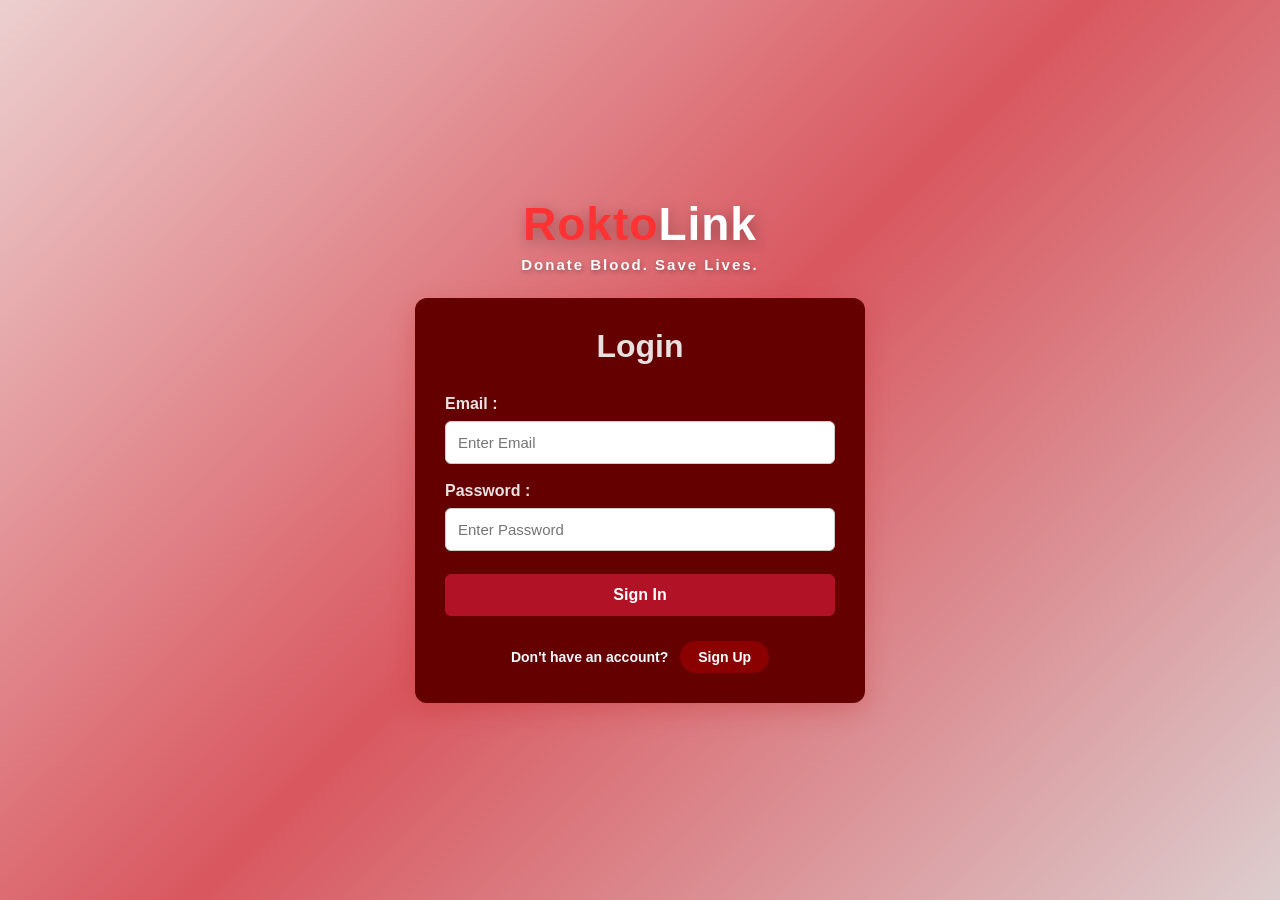
<file: Html/index.html>
<!DOCTYPE html>
<html lang="en">

<head>
    <meta charset="UTF-8">
    <meta name="viewport" content="width=device-width, initial-scale=1.0">
    <link rel="stylesheet" href="../Css/style.css">
    <title>Rokto Link - Blood Donation</title>
</head>

<!-- Added 'login-page' class to safely center only this page -->
<body class="login-page">

    <!-- RoktoLink Branding -->
    <div class="brand-header">
        <h1><span>Rokto</span>Link</h1>
        <p>Donate Blood. Save Lives.</p>
    </div>

    <div class="container" id="signupForm" style="display: none;">
        <h1>Register</h1>
        <form action="../php/auth.php" method="POST">
            <input type="hidden" name="action" value="register">

            <label>First Name</label>
            <input type="text" id="signupName" name="name" placeholder="Enter Name" required>
            <small id="nameError"></small>

            <label>Email :</label>
            <input type="email" id="signupEmail" name="email" placeholder="Enter Email" required>
            <small id="emailError"></small>

            <label>NID :</label>
            <input type="number" id="nid" name="nid" placeholder="Enter NID Number (10 digits)" min="1000000000" max="9999999999" required>
            <small id="nidError"></small>

            <label>Password :</label>
            <input type="password" id="signupPass" name="password" placeholder="Enter Password" required>
            <small id="passError"></small>

            <input type="submit" value="Sign Up" id="registerButton">

            <div class="switch">
                <span style="color: aliceblue;">Already have an account?</span>
                <input type="button" value="Login" id="signIn">
            </div>
        </form>
    </div>

    <div class="container" id="signinForm">
        <h1>Login</h1>
        <form action="../php/auth.php" method="POST">
            <input type="hidden" name="action" value="login">

            <label>Email :</label>
            <input type="email" id="signinEmail" name="email" placeholder="Enter Email" required>
            <small id="inputName"></small>

            <label>Password :</label>
            <input type="password" id="signinPass" name="password" placeholder="Enter Password" required>
            <small id="inputPass"></small>

            <input type="submit" value="Sign In" id="Login_button">

            <div class="switch">
                <span style="color: aliceblue;">Don't have an account?</span>
                <input type="button" value="Sign Up" id="signUP">
            </div>
        </form>
    </div>

    <script src="../javascript/script.js"></script>
</body>

</html>
</file>
<file: Css/style.css>
/* =====================================
   BASIC STYLE
===================================== */

* {
    margin: 0;
    padding: 0;
    box-sizing: border-box;
}

body {
    margin: 0;
    min-height: 100vh;
    padding-top: 1px;

    font-family: Arial, sans-serif;

    /* DONOR DEFAULT BACKGROUND */
    background: linear-gradient(135deg,
            #eccfcf,
            #d9575f,
            #ddcdce);
}


/* =====================================
   LOGIN AND SIGN-UP CONTAINER
===================================== */

.container {
    width: 450px;
    padding: 30px;
    background: #650000;
    border-radius: 12px;
    box-shadow: 0 8px 25px rgba(192, 28, 28, 0.25);
    margin: 0; 
}

body.login-page {
    display: flex;
    flex-direction: column;
    align-items: center;
    justify-content: center;
    padding: 20px;
}

.brand-header {
    text-align: center;
    margin-bottom: 25px;
}

.brand-header h1 {
    font-size: 46px;
    font-weight: 900;
    margin: 0;
    letter-spacing: 1px;
    color: #ffffff;
    text-shadow: 2px 4px 15px rgba(0, 0, 0, 0.3);
}

.brand-header h1 span {
    color: #ff3333;
}

.brand-header p {
    color: #f8f9fa;
    font-size: 15px;
    margin-top: 5px;
    letter-spacing: 2px;
    font-weight: bold;
    text-shadow: 1px 2px 5px rgba(0, 0, 0, 0.3);
}


.container h1 {
    margin-bottom: 30px;

    color: #e8dfdf;

    text-align: center;
}


.container label {
    display: block;

    margin-bottom: 8px;

    color: #e8e2e2;

    font-weight: bold;
}


.container small {
    display: block;

    width: 200px;

    margin: auto;

    color: #fefffa;

    font-weight: bolder;

    text-align: center;
}


/* =====================================
   LOGIN AND SIGN-UP INPUTS
===================================== */

.container input[type="text"],
.container input[type="email"],
.container input[type="password"],
.container input[type="number"] {

    width: 100%;

    margin-bottom: 18px;

    padding: 12px;

    border: 1px solid #cccccc;

    border-radius: 6px;

    font-size: 15px;

    transition: 0.2s;
}


.container input[type="text"]:focus,
.container input[type="email"]:focus,
.container input[type="password"]:focus,
.container input[type="number"]:focus {

    outline: none;

    border-color: #c1121f;

    box-shadow:
        0 0 5px rgba(193, 18, 31, 0.3);
}


.container input[type="text"]:hover,
.container input[type="email"]:hover,
.container input[type="password"]:hover,
.container input[type="number"]:hover {

    border-color: #c1121f;

    transform: scaleY(1.03);
}


/* =====================================
   REMOVE NUMBER INPUT SPINNER ARROWS
===================================== */

.container input[type="number"]::-webkit-outer-spin-button,
.container input[type="number"]::-webkit-inner-spin-button {

    -webkit-appearance: none;

    margin: 0;
}


.container input[type="number"] {
    -moz-appearance: textfield;
    appearance: textfield;
}


/* =====================================
   LOGIN AND SIGN-UP SUBMIT BUTTON
===================================== */

.container input[type="submit"] {

    width: 100%;

    margin-top: 5px;

    padding: 12px;

    color: white;

    background: #b11226;

    border: none;

    border-radius: 6px;

    font-size: 16px;

    font-weight: bold;

    cursor: pointer;

    transition: 0.2s;
}


.container input[type="submit"]:hover {

    background: #8b0000;

    transform: scale(1.02);
}


/* =====================================
   LOGIN AND SIGN-UP SWITCH
===================================== */

.switch {

    margin-top: 25px;

    color: #333333;

    font-size: 14px;

    text-align: center;
}


.switch span {

    margin-right: 8px;

    font-weight: bold;
}


#signUP,
#signIn {

    width: auto;

    height: auto;

    margin: 0;

    padding: 8px 18px;

    color: white;

    background-color: #8b0000;

    border: none;

    border-radius: 20px;

    font-size: 14px;

    font-weight: bold;

    cursor: pointer;

    transition: 0.2s;
}


#signUP:hover,
#signIn:hover {

    background-color: #b11226;

    transform: scale(1.05);
}


/* =====================================
   MODE SWITCHER BUTTON
===================================== */

.mode-switcher {

    margin-bottom: 20px;

    text-align: right;
}


.switch-mode-btn {

    display: inline-block;

    padding: 10px 20px;

    color: #ffffff;

    background-color: #666666;

    border: none;

    border-radius: 6px;

    font-size: 14px;

    font-weight: bold;

    text-decoration: none;

    cursor: pointer;

    transition: 0.3s;
}


.switch-mode-btn:hover {

    background-color: #444444;

    transform: translateY(-2px);
}


/* =====================================
   LOGOUT BUTTON
===================================== */

.logout-btn {

    display: inline-block;

    margin-right: 12px;

    padding: 10px 20px;

    color: #ffffff;

    background-color: #dc2626;

    border: none;

    border-radius: 6px;

    font-size: 14px;

    font-weight: bold;

    cursor: pointer;

    transition: 0.3s;
}


.logout-btn:hover {

    background-color: #991b1b;

    transform: translateY(-2px);
}


/* =====================================
   DASHBOARD
   DEFAULT = DONOR RED THEME
===================================== */

.dashboard {

    width: 90%;

    max-width: 850px;

    margin: 45px auto 35px;

    padding: 40px 25px;

    background-color: #ffffff;

    border-radius: 16px;

    box-shadow:
        0 8px 25px rgba(101, 0, 0, 0.22);

    text-align: center;
}


.dashboard h1 {

    margin-top: 0;

    margin-bottom: 15px;

    color: #c1121f;

    font-size: 35px;
}


.dashboard p {

    max-width: 550px;

    margin: 0 auto 25px;

    color: #555555;

    font-size: 17px;

    line-height: 1.6;
}


/* =====================================
   DASHBOARD CREATE PROFILE BUTTON
===================================== */

#profile {

    padding: 13px 25px;

    color: #ffffff;

    background-color: #d62828;

    border: none;

    border-radius: 8px;

    font-size: 16px;

    font-weight: bold;

    cursor: pointer;

    transition: 0.3s;
}


#profile:hover {

    background-color: #a4161a;

    transform: translateY(-2px);
}


/* =====================================
   PROFILE MAIN CONTAINER
===================================== */

.profile-container {

    display: none;

    width: 95%;

    max-width: 1050px;

    margin: 0 auto 50px;

    align-items: center;

    justify-content: center;

    gap: 30px;
}


/* =====================================
   PROFILE FORM SECTION
===================================== */

.form-section {

    width: 100%;

    max-width: 560px;

    padding: 30px;

    background-color: #ffffff;

    border-radius: 16px;

    box-shadow:
        0 8px 25px rgba(101, 0, 0, 0.22);
}


.form-section h1 {

    margin-top: 0;

    margin-bottom: 25px;

    color: #c1121f;

    text-align: center;
}


/* =====================================
   PROFILE FORM
===================================== */

#createProfileForm {

    display: flex;

    flex-direction: column;
}


#createProfileForm label {

    display: block;

    margin-top: 15px;

    margin-bottom: 7px;

    color: #333333;

    font-size: 15px;

    font-weight: bold;
}


/* =====================================
   PROFILE INPUTS
===================================== */

#createProfileForm input,
#createProfileForm select,
#createProfileForm textarea {

    width: 100%;

    padding: 12px;

    color: #333333;

    background-color: #ffffff;

    border: 1px solid #cccccc;

    border-radius: 7px;

    outline: none;

    font-family: Arial, Helvetica, sans-serif;

    font-size: 15px;

    transition:
        border-color 0.3s,
        box-shadow 0.3s;
}


#createProfileForm input:focus,
#createProfileForm select:focus,
#createProfileForm textarea:focus {

    border-color: #d62828;

    box-shadow:
        0 0 0 3px rgba(214, 40, 40, 0.12);
}


#createProfileForm input:hover,
#createProfileForm select:hover,
#createProfileForm textarea:hover {

    border-color: #d62828;
}


#createProfileForm textarea {

    resize: vertical;

    min-height: 100px;
}


#createProfileForm input[type="file"] {

    cursor: pointer;
}


/* =====================================
   FILE CHOOSE BUTTON
===================================== */

#createProfileForm input[type="file"]::file-selector-button {

    margin-right: 10px;

    padding: 9px 14px;

    color: #ffffff;

    background-color: #d62828;

    border: none;

    border-radius: 6px;

    font-weight: bold;

    cursor: pointer;
}


#createProfileForm input[type="file"]::file-selector-button:hover {

    background-color: #a4161a;
}


/* =====================================
   IMAGE PREVIEW
===================================== */

.image-preview {

    position: relative;

    display: flex;

    width: 150px;

    height: 150px;

    margin: 5px auto 15px;

    align-items: center;

    justify-content: center;

    background-color: #f5f5f5;

    border: 2px dashed #d62828;

    border-radius: 50%;

    overflow: hidden;
}


#previewImage {

    display: none;

    width: 100%;

    height: 100%;

    object-fit: cover;

    border-radius: 50%;
}


#imageText {

    margin: 0;

    padding: 15px;

    color: #888888;

    font-size: 13px;

    text-align: center;
}


/* =====================================
   PROFILE SUBMIT BUTTON
===================================== */

.submit-button {

    width: 100%;

    margin-top: 25px;

    padding: 13px;

    color: #ffffff;

    background-color: #d62828;

    border: none;

    border-radius: 8px;

    font-size: 16px;

    font-weight: bold;

    cursor: pointer;

    transition: 0.3s;
}


.submit-button:hover {

    background-color: #a4161a;

    transform: scale(1.01);
}


/* =====================================
   PROFILE CARD
===================================== */

.profile-card {

    display: none;

    width: 100%;

    max-width: 330px;

    padding: 25px;

    background-color: #ffffff;

    border: 2px solid #d62828;

    border-radius: 16px;

    box-shadow:
        0 8px 25px rgba(101, 0, 0, 0.25);
}


/* =====================================
   PROFILE CARD HEADING
===================================== */

.card-heading {

    margin: -25px -25px 20px;

    padding: 14px;

    color: #ffffff;

    background-color: #d62828;

    border-radius: 13px 13px 0 0;

    font-size: 14px;

    font-weight: bold;

    letter-spacing: 2px;

    text-align: center;
}


/* =====================================
   SELECTED PROFILE IMAGE
===================================== */

#cardImage {

    display: none;

    width: 120px;

    height: 120px;

    margin: 0 auto 15px;

    object-fit: cover;

    border: 4px solid #d62828;

    border-radius: 50%;
}


/* =====================================
   DEFAULT PROFILE CIRCLE
===================================== */

.default-profile-image {

    display: flex;

    width: 120px;

    height: 120px;

    margin: 0 auto 15px;

    align-items: center;

    justify-content: center;

    background-color: #ffe1e1;

    border: 4px solid #d62828;

    border-radius: 50%;

    font-size: 55px;
}


/* =====================================
   PROFILE CARD NAME
===================================== */

.profile-card h2 {

    margin-top: 0;

    margin-bottom: 10px;

    color: #333333;

    text-align: center;

    overflow-wrap: anywhere;
}


/* =====================================
   BLOOD GROUP BADGE
===================================== */

.blood-badge {

    width: fit-content;

    margin: 0 auto 20px;

    padding: 8px 18px;

    color: #ffffff;

    background-color: #d62828;

    border-radius: 25px;

    font-size: 18px;

    font-weight: bold;
}


/* =====================================
   PROFILE INFORMATION
===================================== */

.profile-information {

    padding-top: 10px;

    border-top: 1px solid #eeeeee;
}


.profile-information p {

    margin: 12px 0;

    color: #555555;

    font-size: 14px;

    line-height: 1.5;

    overflow-wrap: anywhere;
}


.profile-information strong {

    color: #222222;
}


/* =====================================
   DONOR AVAILABILITY
===================================== */

.availability-status {

    font-weight: bold;
}


.available {

    color: #138a36;
}


.not-available {

    color: #d62828;
}


/* =====================================
   EDIT PROFILE BUTTON
===================================== */

#editProfile {

    width: 100%;

    margin-top: 15px;

    padding: 11px;

    color: #d62828;

    background-color: #ffffff;

    border: 2px solid #d62828;

    border-radius: 7px;

    font-weight: bold;

    cursor: pointer;

    transition: 0.3s;
}


#editProfile:hover {

    color: #ffffff;

    background-color: #d62828;
}


/* =========================================================
   =========================================================
                  PATIENT BLUE THEME
   =========================================================
   Only works when:
   <body class="patient-page">
   ========================================================= */


/* =====================================
   PATIENT BODY
===================================== */

body.patient-page {

    background: linear-gradient(135deg,
            #dbeafe,
            #93c5fd,
            #eff6ff);
}


/* =====================================
   PATIENT DASHBOARD
===================================== */

.patient-page .dashboard {

    border-top: 5px solid #2563eb;

    box-shadow:
        0 8px 25px rgba(37, 99, 235, 0.25);
}


.patient-page .dashboard h1 {

    color: #1d4ed8;
}


.patient-page .dashboard p {

    color: #475569;
}


/* =====================================
   PATIENT MODE SWITCHER
===================================== */

.patient-page .switch-mode-btn {

    background-color: #1e40af;
}


.patient-page .switch-mode-btn:hover {

    background-color: #1e3a8a;
}


.patient-page .logout-btn {

    background-color: #dc2626;
}


.patient-page .logout-btn:hover {

    background-color: #991b1b;
}


/* =====================================
   PATIENT CREATE PROFILE BUTTON
===================================== */

.patient-page #profile {

    background: linear-gradient(135deg,
            #2563eb,
            #1d4ed8);

    box-shadow:
        0 5px 15px rgba(37, 99, 235, 0.20);
}


.patient-page #profile:hover {

    background: linear-gradient(135deg,
            #1d4ed8,
            #1e40af);

    box-shadow:
        0 7px 18px rgba(37, 99, 235, 0.30);
}


/* =====================================
   PATIENT PROFILE CONTAINER
===================================== */

.patient-page .profile-container {

    gap: 35px;
}


/* =====================================
   PATIENT FORM SECTION
===================================== */

.patient-page .form-section {

    margin: 0 auto;

    border-top: 5px solid #2563eb;

    box-shadow:
        0 8px 25px rgba(37, 99, 235, 0.22);
}


.patient-page .form-section h1 {

    color: #1d4ed8;
}


/* =====================================
   PATIENT FORM LABELS
===================================== */

.patient-page #createProfileForm label {

    color: #1e3a8a;
}


/* =====================================
   PATIENT INPUTS
===================================== */

.patient-page #createProfileForm input,
.patient-page #createProfileForm select,
.patient-page #createProfileForm textarea {

    color: #334155;

    background-color: #f8fbff;

    border-color: #bfdbfe;
}


.patient-page #createProfileForm input:focus,
.patient-page #createProfileForm select:focus,
.patient-page #createProfileForm textarea:focus {

    border-color: #2563eb;

    box-shadow:
        0 0 0 3px rgba(37, 99, 235, 0.12);
}


.patient-page #createProfileForm input:hover,
.patient-page #createProfileForm select:hover,
.patient-page #createProfileForm textarea:hover {

    border-color: #2563eb;
}


/* =====================================
   PATIENT FILE BUTTON
===================================== */

.patient-page #createProfileForm input[type="file"]::file-selector-button {

    background-color: #2563eb;
}


.patient-page #createProfileForm input[type="file"]::file-selector-button:hover {

    background-color: #1d4ed8;
}


/* =====================================
   PATIENT IMAGE PREVIEW
===================================== */

.patient-page .image-preview {

    background-color: #eff6ff;

    border-color: #2563eb;
}


.patient-page #previewImage {

    border-color: #2563eb;
}


/* =====================================
   PATIENT SUBMIT BUTTON
===================================== */

.patient-page .submit-button {

    background: linear-gradient(135deg,
            #2563eb,
            #1d4ed8);
}


.patient-page .submit-button:hover {

    background: linear-gradient(135deg,
            #1d4ed8,
            #1e40af);

    box-shadow:
        0 6px 15px rgba(37, 99, 235, 0.30);
}


/* =====================================
   PATIENT PROFILE CARD
===================================== */

.patient-page .profile-card {

    border: 2px solid #2563eb;

    box-shadow:
        0 8px 25px rgba(37, 99, 235, 0.25);
}


/* =====================================
   PATIENT CARD HEADING
===================================== */

.patient-page .card-heading {

    background: linear-gradient(135deg,
            #2563eb,
            #1d4ed8);
}


/* =====================================
   PATIENT CARD IMAGE
===================================== */

.patient-page #cardImage {

    border-color: #2563eb;
}


.patient-page .default-profile-image {

    background-color: #dbeafe;

    border-color: #2563eb;
}


/* =====================================
   PATIENT CARD NAME
===================================== */

.patient-page .profile-card h2 {

    color: #1e3a8a;
}


/* =====================================
   PATIENT BLOOD GROUP
===================================== */

.patient-page .blood-badge {

    background: linear-gradient(135deg,
            #2563eb,
            #1d4ed8);

    box-shadow:
        0 4px 10px rgba(37, 99, 235, 0.20);
}


/* =====================================
   PATIENT INFORMATION
===================================== */

.patient-page .profile-information {

    padding: 15px;

    background-color: #eff6ff;

    border-top: none;

    border-left: 4px solid #2563eb;

    border-radius: 8px;
}


.patient-page .profile-information p {

    color: #475569;
}


.patient-page .profile-information strong {

    color: #1e3a8a;
}


/* =====================================
   PATIENT URGENCY
===================================== */

.patient-page #cardUrgency {

    font-weight: bold;
}


/* Emergency */

.patient-page .patient-emergency {

    color: #dc2626;
}


/* Urgent */

.patient-page .patient-urgent {

    color: #ea580c;
}


/* Normal */

.patient-page .patient-normal {

    color: #15803d;
}


/* =====================================
   PATIENT EDIT BUTTON
===================================== */

.patient-page #editProfile {

    color: #2563eb;

    background-color: #ffffff;

    border-color: #2563eb;
}


.patient-page #editProfile:hover {

    color: #ffffff;

    background-color: #2563eb;

    box-shadow:
        0 5px 12px rgba(37, 99, 235, 0.20);
}


/* =========================================================
   RESPONSIVE DESIGN
========================================================= */

@media screen and (max-width: 850px) {

    body {

        padding: 20px 10px;
    }


    .container {

        width: 95%;

        margin: 20px auto;

    }


    .dashboard {

        width: 100%;

        margin-top: 10px;
    }


    .dashboard h1 {

        font-size: 27px;
    }


    .profile-container {

        width: 100%;

        flex-direction: column;

        align-items: center;
    }


    .form-section {

        max-width: 600px;

        padding: 22px;
    }


    .profile-card {

        max-width: 500px;
    }
}


@media screen and (max-width: 500px) {

    .container {

        padding: 20px;
    }


    .dashboard {

        padding: 30px 15px;
    }


    .dashboard h1 {

        font-size: 24px;
    }


    .form-section {

        padding: 18px;
    }


    .profile-card {

        padding: 20px;
    }


    .card-heading {

        margin: -20px -20px 20px;
    }


    .image-preview {

        width: 130px;

        height: 130px;
    }


    #cardImage,
    .default-profile-image {

        width: 110px;

        height: 110px;
    }
}
</file>
